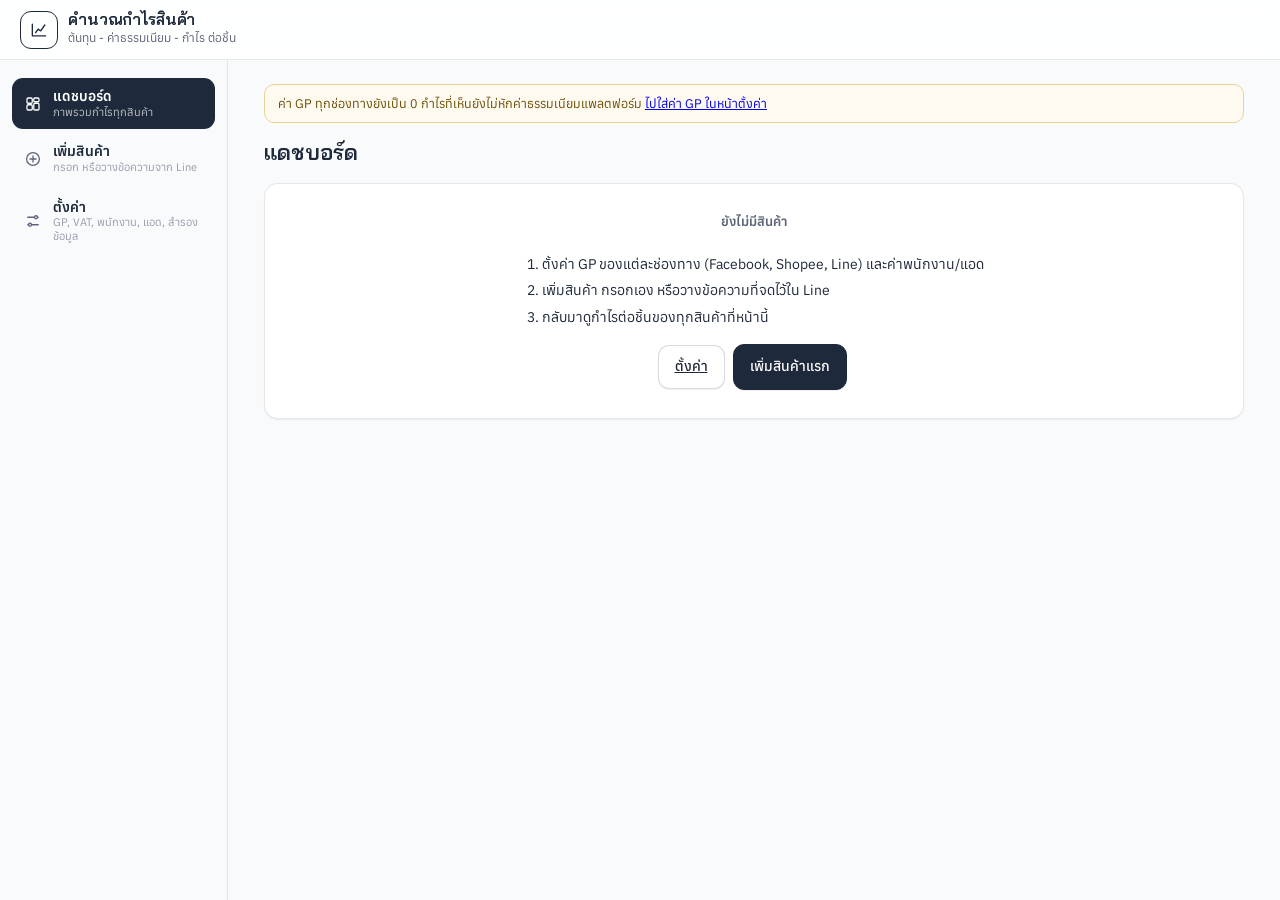
<file: index.html>
<!doctype html>
<html lang="th">
<head>
<meta charset="utf-8">
<meta name="viewport" content="width=device-width, initial-scale=1">
<title>คำนวณกำไรสินค้า</title>
<link rel="preconnect" href="https://fonts.googleapis.com">
<link href="https://fonts.googleapis.com/css2?family=Anuphan:wght@400;500;600&family=Bai+Jamjuree:wght@500;600;700&display=swap" rel="stylesheet">
<link rel="stylesheet" href="skin.css">
<link rel="stylesheet" href="app.css">
</head>
<body>
<header class="top">
  <div class="brand" style="margin:0">
    <div class="mark"><svg viewBox="0 0 24 24" fill="none" stroke="currentColor" stroke-width="1.6" stroke-linecap="round" stroke-linejoin="round"><path d="M4 19V5M4 19h16M8 15l3-4 3 2 5-7"/></svg></div>
    <div><div class="disp" style="font-weight:600;font-size:16px;line-height:1.1">คำนวณกำไรสินค้า</div><div class="small muted">ต้นทุน - ค่าธรรมเนียม - กำไร ต่อชิ้น</div></div>
  </div>
</header>
<div class="opshell">
  <nav class="opnav" id="nav"></nav>
  <main class="opmain" id="main"></main>
</div>
<div class="toast" id="toast"></div>

<script src="calc.js"></script>
<script src="parse.js"></script>
<script src="store.js"></script>
<script src="app.js"></script>
</body>
</html>
</file>
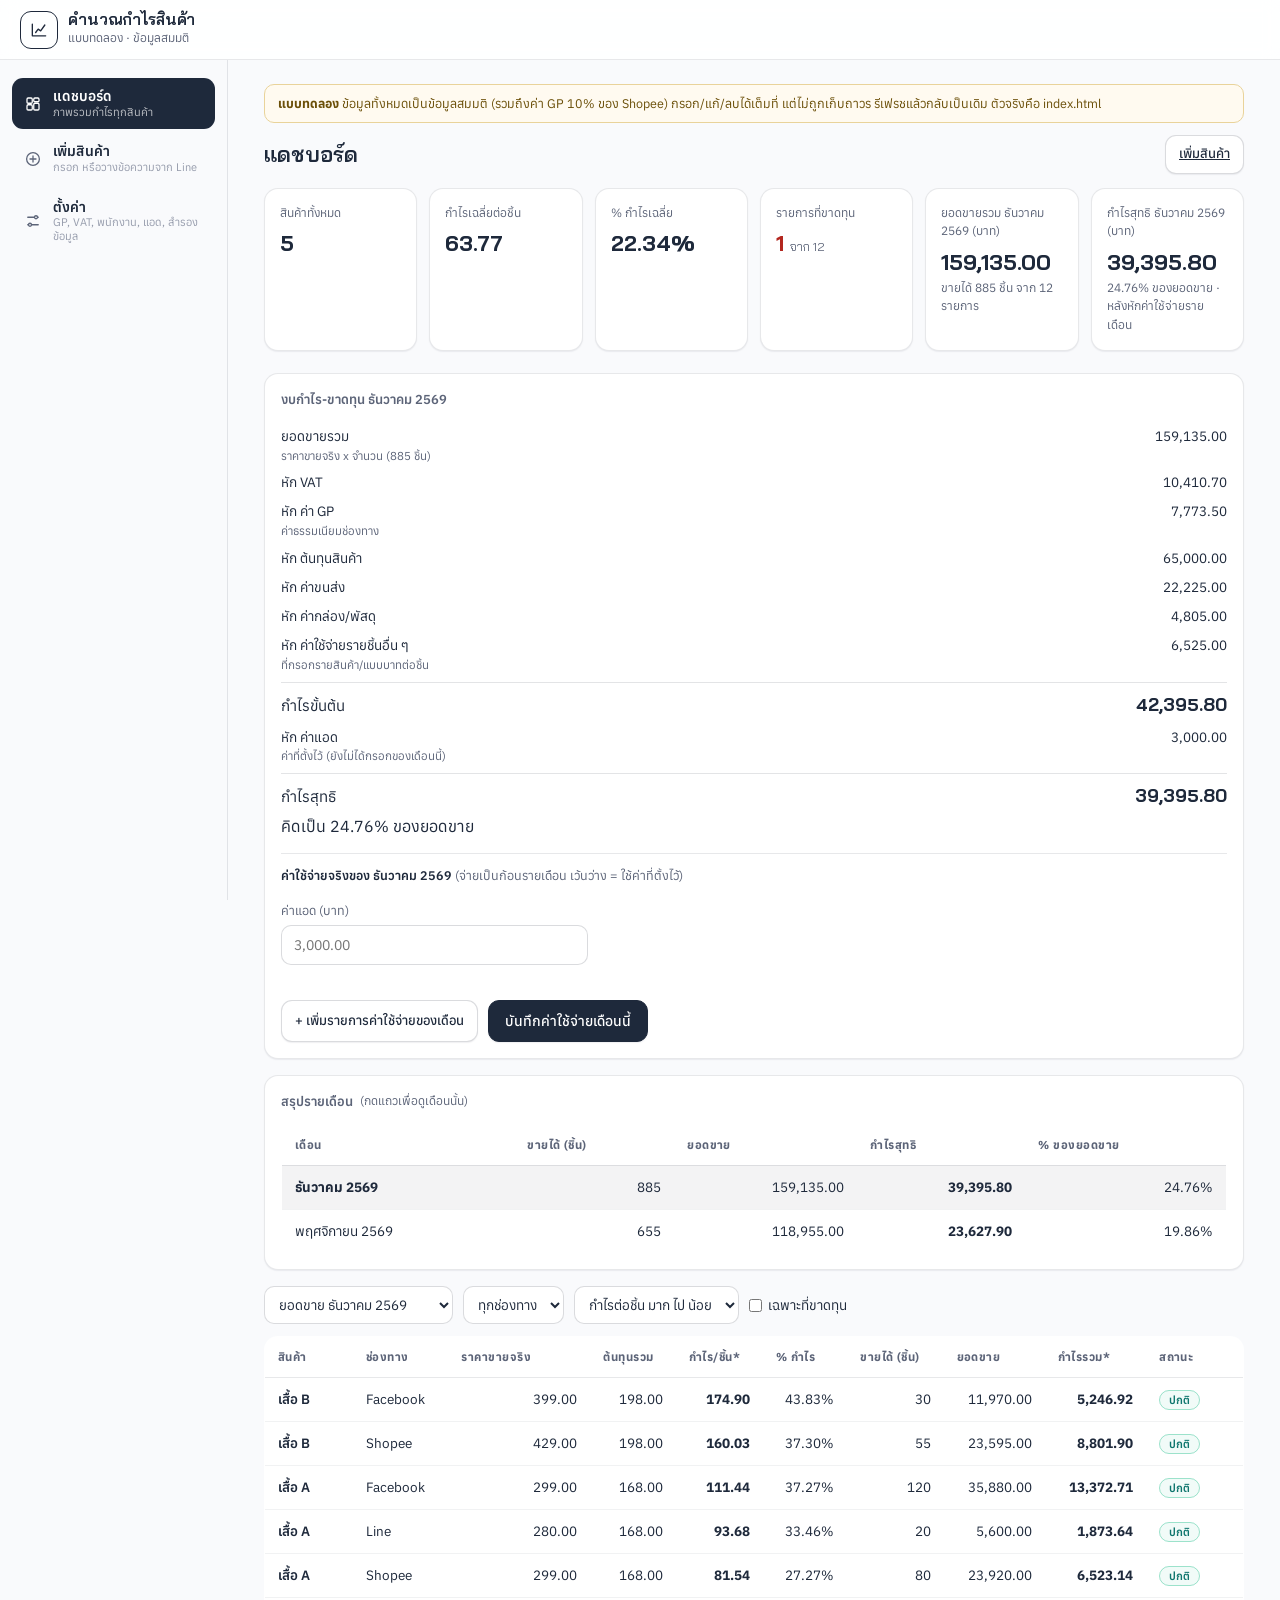
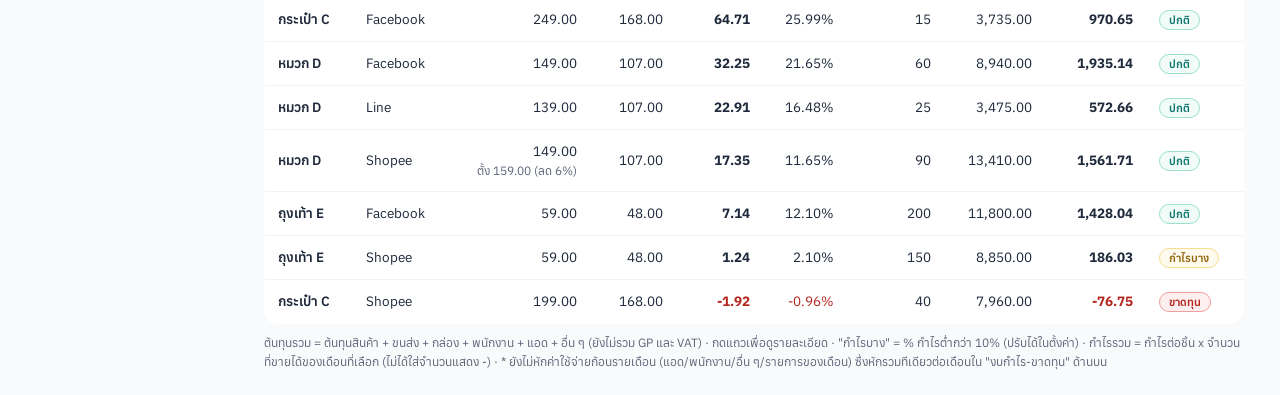
<file: showcase.html>
<!doctype html>
<html lang="th">
<head>
<meta charset="utf-8">
<meta name="viewport" content="width=device-width, initial-scale=1">
<title>คำนวณกำไรสินค้า (แบบทดลอง)</title>
<link rel="preconnect" href="https://fonts.googleapis.com">
<link href="https://fonts.googleapis.com/css2?family=Anuphan:wght@400;500;600&family=Bai+Jamjuree:wght@500;600;700&display=swap" rel="stylesheet">
<link rel="stylesheet" href="skin.css">
<link rel="stylesheet" href="app.css">
</head>
<body>
<!-- แบบทดลอง: แอปตัวจริง (calc.js / parse.js / store.js / app.js) ที่ใช้ข้อมูลสมมติในหน่วยความจำ ไม่แตะข้อมูลจริงของร้าน -->
<header class="top">
  <div class="brand" style="margin:0">
    <div class="mark"><svg viewBox="0 0 24 24" fill="none" stroke="currentColor" stroke-width="1.6" stroke-linecap="round" stroke-linejoin="round"><path d="M4 19V5M4 19h16M8 15l3-4 3 2 5-7"/></svg></div>
    <div><div class="disp" style="font-weight:600;font-size:16px;line-height:1.1">คำนวณกำไรสินค้า</div><div class="small muted">แบบทดลอง · ข้อมูลสมมติ</div></div>
  </div>
</header>
<div class="opshell">
  <nav class="opnav" id="nav"></nav>
  <main class="opmain" id="main"></main>
</div>
<div class="toast" id="toast"></div>

<script>
function ym(d) { var t = new Date(); t.setDate(1); t.setMonth(t.getMonth() + d); return t.getFullYear() + '-' + ('0' + (t.getMonth() + 1)).slice(-2); }
var M0 = ym(0), M1 = ym(-1); // เดือนนี้ และเดือนก่อน (ข้อมูลสมมติ)
window.COSTCALC_DEMO = {
  version: 1,
  settings: { vatOn: true, monthlyUnits: 150, thinMargin: 10,
    staff: { amount: 5, mode: 'perUnit' }, ads: { amount: 3000, mode: 'perMonth' }, other: { amount: 0, mode: 'perUnit' }, monthlyAsLump: true },
  channels: [{ id: 'fb', name: 'Facebook', gp: 0 }, { id: 'sp', name: 'Shopee', gp: 10 }, { id: 'ln', name: 'Line', gp: 0 }],
  products: [
    { id: 'p1', name: 'เสื้อ A', cost: 120, shipping: 35, box: 8, prices: { fb: 299, sp: 299, ln: 280 }, sold: { [M0]: { fb: 120, sp: 80, ln: 20 }, [M1]: { fb: 100, sp: 60, ln: 10 } } },
    { id: 'p2', name: 'เสื้อ B', cost: 150, shipping: 35, box: 8, prices: { fb: 399, sp: 429 }, sold: { [M0]: { fb: 30, sp: 55 }, [M1]: { fb: 20, sp: 40 } } },
    { id: 'p3', name: 'กระเป๋า C', cost: 120, shipping: 35, box: 8, prices: { fb: 249, sp: 199 }, sold: { [M0]: { fb: 15, sp: 40 }, [M1]: { fb: 10, sp: 30 } } },
    { id: 'p4', name: 'หมวก D', cost: 60, shipping: 25, box: 5, ads: 10, extras: [{ name: 'ค่าถุงซิป', amt: 2 }],
      prices: { fb: 149, sp: 159, ln: 139 }, actual: { sp: 149 }, sold: { [M0]: { fb: 60, sp: 90, ln: 25 }, [M1]: { fb: 50, sp: 70, ln: 15 } }, note: 'ซัพ X สีดำ' },
    { id: 'p5', name: 'ถุงเท้า E', cost: 25, shipping: 15, box: 3, prices: { fb: 59, sp: 59 }, sold: { [M0]: { fb: 200, sp: 150 }, [M1]: { fb: 150, sp: 100 } } }
  ],
  // ค่าใช้จ่ายจริงที่กรอกของเดือนก่อน (เดือนนี้ยังไม่กรอก ใช้ค่าแอดที่ตั้งไว้ 3,000 เป็นค่าเริ่มต้น)
  expenses: { [M1]: { ads: 5200, extras: [{ name: 'ค่าเช่าร้าน', amt: 3000 }] } }
};
</script>
<script src="calc.js"></script>
<script src="parse.js"></script>
<script src="store.js"></script>
<script src="app.js"></script>
</body>
</html>
</file>
<file: skin.css>
/* HomeOffice web app — chat-first · ลีนขาว (โทนเดียวกับ showcase) */
:root{
  --ink:30 41 59; --muted:92 100 120; --faint:150 156 172;
  --line:26 32 50; --surface:249 250 252; --card:255 255 255; --accent:71 85 105;
  --sh-sm:0 1px 2px rgb(26 32 50/.04),0 1px 1px rgb(26 32 50/.03);
  --sh-md:0 4px 14px -4px rgb(26 32 50/.09),0 2px 6px -2px rgb(26 32 50/.06);
}
*{box-sizing:border-box;margin:0;padding:0}
body{font-family:"Anuphan",system-ui,sans-serif;color:rgb(var(--ink));background:rgb(var(--surface));line-height:1.55;-webkit-font-smoothing:antialiased}
.disp{font-family:"Bai Jamjuree",sans-serif;letter-spacing:-.01em}
.num{font-variant-numeric:tabular-nums}
button,input,textarea,select{font-family:inherit}
.hidden{display:none!important}

/* auth */
.auth{min-height:100vh;display:grid;place-items:center;padding:24px;
  background-image:radial-gradient(1000px 400px at 85% -10%,rgb(37 99 235/.06),transparent 60%)}
.auth-card{width:100%;max-width:400px;background:rgb(var(--card));border:1px solid rgb(var(--line)/.1);border-radius:18px;box-shadow:var(--sh-md);padding:30px}
.brand{display:flex;align-items:center;gap:10px;margin-bottom:6px}
.mark{width:38px;height:38px;border:1.5px solid rgb(var(--ink));border-radius:11px;display:grid;place-items:center}
.tabs{display:flex;gap:6px;background:rgb(var(--line)/.04);padding:4px;border-radius:11px;margin:18px 0}
.tabs button{flex:1;border:none;background:transparent;padding:8px;border-radius:8px;font-size:14px;color:rgb(var(--muted));cursor:pointer}
.tabs button.on{background:rgb(var(--card));color:rgb(var(--ink));box-shadow:var(--sh-sm);font-weight:500}
label{display:block;font-size:12.5px;color:rgb(var(--muted));margin:12px 0 4px}
input,textarea{width:100%;border:1px solid rgb(var(--line)/.16);border-radius:10px;padding:10px 12px;font-size:14px;background:#fff;color:rgb(var(--ink))}
input:focus,textarea:focus{outline:none;border-color:rgb(var(--accent));box-shadow:0 0 0 3px rgb(37 99 235/.12)}
.btn{display:inline-flex;align-items:center;justify-content:center;gap:8px;border:1px solid rgb(var(--line)/.16);background:rgb(var(--card));color:rgb(var(--ink));padding:10px 16px;border-radius:11px;font-size:14px;font-weight:500;cursor:pointer;box-shadow:var(--sh-sm);transition:.15s}
.btn:hover{border-color:rgb(var(--ink)/.3)}
.btn-primary{display:inline-flex;align-items:center;justify-content:center;gap:8px;padding:11px 16px;border-radius:11px;font-size:14px;font-weight:500;cursor:pointer;box-shadow:var(--sh-sm);transition:.15s;background:rgb(var(--ink));color:#fff;border:1px solid rgb(var(--ink));width:100%;margin-top:18px}
.btn-primary:hover{background:rgb(var(--accent));border-color:rgb(var(--accent))}
.err{color:#b1453a;font-size:13px;margin-top:12px;min-height:18px}
.muted{color:rgb(var(--muted))}.small{font-size:12px}

/* app shell */
.app{display:grid;grid-template-columns:1fr 360px;grid-template-rows:auto 1fr;height:100vh}
.top{grid-column:1/-1;display:flex;align-items:center;gap:14px;padding:0 20px;height:60px;background:rgb(var(--card)/.85);backdrop-filter:blur(8px);border-bottom:1px solid rgb(var(--line)/.1)}
.top .sp{margin-left:auto}
.chip{display:inline-flex;align-items:center;gap:6px;font-size:12.5px;color:rgb(var(--muted));border:1px solid rgb(var(--line)/.14);padding:5px 11px;border-radius:9999px;background:rgb(var(--card))}
.icon-btn{width:38px;height:38px;border:1px solid rgb(var(--line)/.14);border-radius:10px;background:rgb(var(--card));cursor:pointer;display:grid;place-items:center;color:rgb(var(--ink))}

/* chat */
.chat{display:flex;flex-direction:column;min-height:0;border-right:1px solid rgb(var(--line)/.08)}
.thread{flex:1;overflow-y:auto;padding:24px;display:flex;flex-direction:column;gap:12px;max-width:760px;width:100%;margin:0 auto}
.bub{max-width:84%;padding:11px 15px;font-size:14.5px;border-radius:16px;white-space:pre-wrap}
.bub.u{align-self:flex-end;background:rgb(var(--ink));color:#fff;border-bottom-right-radius:6px}
.bub.a{align-self:flex-start;background:rgb(var(--card));border:1px solid rgb(var(--line)/.1);border-bottom-left-radius:6px;box-shadow:var(--sh-sm)}
.hello{text-align:center;color:rgb(var(--muted));margin:auto;max-width:420px}
.hello .ex{display:flex;flex-wrap:wrap;gap:8px;justify-content:center;margin-top:16px}
.hello .ex button{font-size:13px;border:1px solid rgb(var(--line)/.14);background:rgb(var(--card));padding:7px 13px;border-radius:9999px;cursor:pointer;color:rgb(var(--ink))}
.composer{padding:14px 24px 20px;border-top:1px solid rgb(var(--line)/.08)}
.composer form{max-width:760px;margin:0 auto;display:flex;gap:10px;align-items:flex-end;border:1.5px solid rgb(var(--line)/.14);border-radius:16px;background:#fff;padding:8px 8px 8px 14px;box-shadow:var(--sh-md)}
.composer form:focus-within{border-color:rgb(var(--accent));box-shadow:0 0 0 4px rgb(37 99 235/.1),var(--sh-md)}
.composer textarea{border:none;box-shadow:none;resize:none;flex:1;padding:6px 0;max-height:120px}
.composer textarea:focus{box-shadow:none}
.send{width:40px;height:40px;border-radius:11px;border:none;background:rgb(var(--ink));color:#fff;cursor:pointer;display:grid;place-items:center;flex-shrink:0}
.send:hover{background:rgb(var(--accent))}.send:disabled{opacity:.4;cursor:default}

/* panels */
.side{overflow-y:auto;padding:18px;display:flex;flex-direction:column;gap:14px;background:rgb(var(--surface))}
.card{background:rgb(var(--card));border:1px solid rgb(var(--line)/.1);border-radius:14px;box-shadow:var(--sh-sm);padding:16px}
.card h3{font-size:13px;color:rgb(var(--muted));font-weight:600;display:flex;align-items:center;gap:7px;margin-bottom:12px}
.kpi{display:flex;justify-content:space-between;align-items:baseline;padding:7px 0;border-top:1px solid rgb(var(--line)/.06)}
.kpi:first-of-type{border-top:none}
.kpi b{font-family:"Bai Jamjuree";font-weight:600}
.zone{font-size:11px;font-weight:600;padding:2px 9px;border-radius:9999px;border:1px solid;white-space:nowrap}
.zone.safe{color:#0f766e;border-color:rgb(16 185 129/.38);background:rgb(16 185 129/.06)}
.zone.warn{color:#92660b;border-color:rgb(234 179 8/.4);background:rgb(234 179 8/.07)}
.zone.info{color:#1e5fa8;border-color:rgb(59 130 246/.4);background:rgb(59 130 246/.07)}
.zone.gray{color:rgb(var(--muted));border-color:rgb(var(--line)/.2);background:rgb(var(--line)/.04)}
.zone.danger{color:#b3261e;border-color:rgb(220 38 38/.4);background:rgb(220 38 38/.07)}
.dstat{flex:1;min-width:120px;background:rgb(var(--card));border:1px solid rgb(var(--line)/.1);border-radius:12px;padding:12px 14px;box-shadow:var(--sh-sm)}
.dstat-n{font-family:"Bai Jamjuree";font-size:22px;font-weight:600;color:rgb(var(--ink))}
.dstat-l{font-size:12px;color:rgb(var(--muted));margin-top:2px}
.appr{border-top:1px solid rgb(var(--line)/.06);padding:11px 0}
.appr:first-of-type{border-top:none}
.appr .row{display:flex;gap:6px;margin-top:8px}
.appr .row button{flex:1;font-size:12.5px;padding:6px;border-radius:8px;border:1px solid rgb(var(--line)/.14);background:#fff;cursor:pointer}
.appr .row .ok{background:rgb(var(--ink));color:#fff;border-color:rgb(var(--ink))}
.empty{font-size:13px;color:rgb(var(--faint));text-align:center;padding:8px}

.toast{position:fixed;left:50%;bottom:24px;transform:translateX(-50%) translateY(12px);background:rgb(var(--ink));color:#fff;font-size:14px;padding:11px 18px;border-radius:12px;opacity:0;pointer-events:none;transition:.25s;z-index:90;box-shadow:0 10px 30px rgb(26 32 50/.22)}
.toast.show{opacity:1;transform:translateX(-50%) translateY(0)}
@media(max-width:860px){.app{grid-template-columns:1fr}.side{display:none}}

/* operator dashboard */
.dash{max-width:1100px;margin:0 auto;padding:24px}
/* shell: sidebar เมนู + เนื้อหา */
.opshell{display:grid;grid-template-columns:228px 1fr;align-items:start;max-width:1760px;margin:0;width:100%}
.opnav{position:sticky;top:60px;align-self:start;padding:18px 12px;display:flex;flex-direction:column;gap:4px;border-right:1px solid rgb(var(--line)/.1);height:calc(100vh - 60px);overflow-y:auto}
.opnav-item{display:flex;align-items:center;gap:11px;width:100%;text-align:left;border:none;background:transparent;padding:10px 12px;border-radius:11px;cursor:pointer;color:rgb(var(--muted));transition:.12s;text-decoration:none}
.opnav-item span{display:flex;flex-direction:column;line-height:1.25;min-width:0}
.opnav-item b{font-size:14px;font-weight:600;color:rgb(var(--ink))}
.opnav-item small{font-size:11px;color:rgb(var(--faint))}
.opnav-item:hover{background:rgb(var(--line)/.05)}
.opnav-item.on{background:rgb(var(--ink));}
.opnav-item.on b,.opnav-item.on small,.opnav-item.on i{color:#fff}
.opnav-item.on small{opacity:.7}
.opmain{padding:24px 36px;min-width:0;max-width:100%}
.opmain .sec-h:first-child{margin-top:4px}
.ca-row[data-rgo]:hover{background:rgb(var(--line)/.05)}
.hint{font-size:12.5px;color:rgb(var(--muted));background:rgb(var(--line)/.04);border:1px solid rgb(var(--line)/.08);border-radius:10px;padding:9px 13px;margin-bottom:12px}
@media(max-width:760px){
  .opshell{grid-template-columns:1fr}
  .opnav{position:static;flex-direction:row;flex-wrap:wrap;height:auto;border-right:none;border-bottom:1px solid rgb(var(--line)/.1);padding:10px}
  .opnav-item{width:auto;flex:1;min-width:120px;justify-content:center}
  .opnav-item small{display:none}
  .opmain{padding:18px 24px}
  /* มือถือ: ตารางกว้างเกินจอ → เลื่อนแนวนอนแทนล้น (ครอบทุก .tbl ทั้งระบบ — งานวันนี้/รายชื่อ/รายงาน) */
  table.tbl{display:block;overflow-x:auto;-webkit-overflow-scrolling:touch;white-space:nowrap}
}
.cards{display:grid;grid-template-columns:repeat(auto-fit,minmax(150px,1fr));gap:12px;margin-bottom:22px}
.stat{background:rgb(var(--card));border:1px solid rgb(var(--line)/.1);border-radius:14px;padding:15px;box-shadow:var(--sh-sm)}
.stat .t{font-size:12px;color:rgb(var(--muted))}
.stat .v{font-family:"Bai Jamjuree";font-weight:700;font-size:22px;margin-top:4px}
table.tbl{width:100%;border-collapse:collapse;font-size:13.5px;background:rgb(var(--card));border:1px solid rgb(var(--line)/.1);border-radius:14px;overflow:hidden}
table.tbl th{text-align:left;font-size:11.5px;text-transform:uppercase;letter-spacing:.04em;color:rgb(var(--muted));padding:11px 13px;border-bottom:1px solid rgb(var(--line)/.1)}
table.tbl td{padding:11px 13px;border-bottom:1px solid rgb(var(--line)/.06)}
table.tbl tr:last-child td{border-bottom:none}
.mini{font-size:12px;padding:5px 11px;border-radius:8px;border:1px solid rgb(var(--line)/.16);background:#fff;cursor:pointer;color:rgb(var(--ink))}
.mini:hover{border-color:rgb(var(--ink)/.3)}
.sec-h{font-family:"Bai Jamjuree";font-weight:600;font-size:16px;margin:24px 0 10px}
/* ปุ่ม mini ในตารางไม่ตัดบรรทัด */
.tbl .mini{white-space:nowrap}
/* ตารางผู้เข้าอบรม — ปุ่มขนาดเท่า ๆ กัน (กว้างขั้นต่ำ + จัดกลาง) */
#wsBody .mini{min-width:68px;text-align:center;box-sizing:border-box}
#wsBody td>div{align-items:center}
/* เมนู "จัดการ" แบบ dropdown ลอยบน body */
.rowmenu-btn{white-space:nowrap}
.rowmenu-pop{position:fixed;z-index:1000;background:#fff;border:1px solid rgb(var(--line)/.14);border-radius:11px;box-shadow:0 16px 36px -10px rgb(26 32 50/.3);padding:6px;min-width:184px;display:flex;flex-direction:column;gap:2px}
.rowmenu-pop .rmi{display:block;width:100%;text-align:left;padding:9px 13px;border:0;background:none;border-radius:8px;font-size:14px;cursor:pointer;color:rgb(var(--ink));white-space:nowrap}
.rowmenu-pop .rmi:hover{background:rgb(109 40 217/.08)}
.rowmenu-pop .rmi.danger{color:#dc2626}
.rowmenu-pop .rmi.danger:hover{background:#fef2f2}
.rowmenu-pop .rmi-h{font-size:10.5px;font-weight:700;text-transform:uppercase;letter-spacing:.04em;color:rgb(var(--faint));padding:6px 13px 4px}
.rowmenu-pop .rmi-h2{border-top:1px solid rgb(var(--line)/.1);margin-top:4px;padding-top:8px}
/* ── มือถือ: ตารางผู้เข้าอบรม → การ์ดต่อคน (อ่าน/กดง่าย) ── */
@media(max-width:640px){
  #wsBody{overflow-x:visible}
  #wsBody table.tbl{min-width:0!important;width:100%;border:0}
  #wsBody thead{display:none}
  #wsBody tbody tr{display:block;border:1px solid rgb(var(--line)/.16);border-radius:12px;padding:9px 12px;margin-bottom:10px;background:#fff;box-shadow:var(--sh-sm)}
  #wsBody td{display:flex;justify-content:space-between;align-items:center;gap:12px;border:0!important;padding:5px 0!important;white-space:normal!important;text-align:right}
  #wsBody td::before{content:attr(data-label);font-size:12.5px;color:rgb(var(--muted));font-weight:600;flex:none;text-align:left}
  #wsBody td[data-label="ผู้เข้าอบรม"]{justify-content:flex-start;font-size:15.5px;border-bottom:1px solid rgb(var(--line)/.1)!important;padding-bottom:8px!important;margin-bottom:4px}
  #wsBody td[data-label="ผู้เข้าอบรม"]::before{display:none}
  #wsBody .mini{min-width:0}
  /* ลดขอบจอตารางอื่น */
  .tbl th,.tbl td{padding-left:8px;padding-right:8px}
}

/* ตรวจข้อมูลใบกำกับภาษี (firmTaxVerify) */
.tvStrip{display:grid;grid-template-columns:repeat(auto-fit,minmax(150px,1fr));gap:10px}
.tvStat{background:#fff;border:1px solid rgb(var(--line)/.10);border-radius:12px;padding:12px 14px;display:flex;flex-direction:column;gap:1px;cursor:pointer;transition:border-color .14s}
.tvStat:hover{border-color:rgb(var(--line)/.28)}
.tvStat b{font-family:"Bai Jamjuree";font-size:24px;font-weight:600;font-variant-numeric:tabular-nums;line-height:1.2}
.tvStat span{font-size:12.5px;color:#90909b}
.tvItem{border:1px solid rgb(var(--line)/.10);border-radius:12px;background:#fff;margin-bottom:8px;overflow:hidden}
.tvHead{display:grid;grid-template-columns:18px 1fr 150px 190px 110px;gap:12px;align-items:center;padding:12px 15px;cursor:pointer}
.tvChk{width:16px;height:16px;cursor:pointer;accent-color:#e1568f}
.tvSelAll{display:flex;align-items:center;gap:8px;padding:6px 2px 10px;cursor:pointer}
.tvSelAll input{width:16px;height:16px;accent-color:#e1568f;cursor:pointer}
/* แถบสั่งงานหลายรายการ — เกาะบนสุดของลิสต์เวลาเลื่อน */
.tvBulk{position:sticky;top:8px;z-index:5;display:flex;flex-wrap:wrap;gap:8px;align-items:center;
  background:#fdf2f7;border:1px solid rgb(225 86 143/.32);border-radius:10px;padding:9px 13px;margin-bottom:10px;
  box-shadow:0 4px 14px -6px rgb(26 32 50/.18)}
.tvBulk b{margin-right:4px;font-size:13.5px}
.tvBulk .mini[disabled]{opacity:.45;cursor:not-allowed}
.tvHead:hover{background:rgb(var(--line)/.03)}
.tvDet{padding:0 15px 15px;border-top:1px solid rgb(var(--line)/.07)}
.tvCols{display:grid;grid-template-columns:1fr 1fr;gap:12px;margin-top:13px}
.tvCol{border:1px solid rgb(var(--line)/.10);border-radius:10px;padding:12px 14px;font-size:13.5px}
.tvCol h4{margin:0;font-size:11px;letter-spacing:.07em;text-transform:uppercase;color:#90909b;font-weight:600}
.tvVerdict{margin-top:11px;font-size:13px;line-height:1.55;padding:10px 12px;border-radius:9px;background:rgb(var(--line)/.035);border:1px solid rgb(var(--line)/.08)}
.tvVerdict.tvOk{background:#f0fdf4;border-color:#86efac}
@media(max-width:820px){.tvHead{grid-template-columns:1fr;gap:5px}.tvCols{grid-template-columns:1fr}}

/* ✓ verified หน้าชื่อลูกค้า — วงกลมเขียวเล็ก บอกว่าตรงกับทะเบียนราชการ */
.tvTick{display:inline-flex;align-items:center;justify-content:center;width:15px;height:15px;border-radius:99px;
  background:#16985f;color:#fff;font-size:9.5px;font-weight:700;line-height:1;margin-right:5px;vertical-align:1px;
  flex:none;cursor:default;user-select:none}

/* การ์ดสรุปในหน้าตรวจสอบชื่อนิติบุคคล — แถบสีซ้ายบอกความเร่งด่วน */
.tvStat{border-left:3px solid transparent}
.tvStat.tvBad{border-left-color:#dc2626}
.tvStat.tvWarn{border-left-color:#eab308}
.tvStat.tvOkS{border-left-color:#16985f}
.tvStat.tvBad b{color:#b3261e}

/* ตารางลูกค้าทั้งหมด — กันหัวคอลัมน์/สถานะสั้น ๆ ตกบรรทัด (ตารางเลื่อนแนวนอนได้อยู่แล้ว) */
.fbTbl th{white-space:nowrap}
.fbTbl td:nth-child(4),.fbTbl td:nth-child(7){white-space:nowrap}
</file>
<file: app.css>
/* app.css - ส่วนเสริมของ skin.css (house-style) สำหรับหน้าเครื่องมือคำนวณกำไร */
body{min-height:100vh}
.top{position:sticky;top:0;z-index:20}
.top .mark svg{width:20px;height:20px}
.opnav-item i{display:grid;place-items:center;color:rgb(var(--muted))}
.opnav-item i svg{width:18px;height:18px}
.opmain{max-width:1100px}
.r{text-align:right}
.neg{color:#b3261e}
.pos{color:#0f766e}
.pagehead{display:flex;align-items:center;gap:12px;flex-wrap:wrap;margin:4px 0 14px}
.pagehead h1{font-family:"Bai Jamjuree";font-size:22px;font-weight:600}
.pagehead .sp{margin-left:auto;display:flex;gap:8px;flex-wrap:wrap}
.back{border:none;background:none;color:rgb(var(--muted));cursor:pointer;font-size:13.5px;padding:4px 0;display:inline-flex;gap:6px;align-items:center;text-decoration:none}
.back:hover{color:rgb(var(--ink))}
.filters{display:flex;gap:10px;flex-wrap:wrap;align-items:center;margin-bottom:12px}
.psel{border:1px solid rgb(var(--line)/.16);border-radius:10px;padding:8px 10px;font-size:13.5px;background:#fff;color:rgb(var(--ink));max-width:100%}
.filters select{border:1px solid rgb(var(--line)/.16);border-radius:10px;padding:8px 10px;font-size:13.5px;background:#fff;color:rgb(var(--ink))}
.filters label.ck,label.ck{display:inline-flex;align-items:center;gap:6px;margin:0;font-size:13.5px;color:rgb(var(--ink))}
.filters label.ck input,label.ck input{width:auto}
tbody tr[data-go],tbody tr[data-pgo]{cursor:pointer}
tbody tr[data-go]:hover td,tbody tr[data-pgo]:hover td{background:rgb(var(--line)/.035)}
td a.plink{color:rgb(var(--ink));font-weight:600;text-decoration:none}
td a.plink:hover{text-decoration:underline}
.grid2{display:grid;grid-template-columns:1fr 1fr;gap:18px;align-items:start}
.field-row{display:grid;grid-template-columns:1fr 1fr;gap:12px}
.field-row.three{grid-template-columns:repeat(3,1fr)}
.miss{border-color:#d9a21b!important;background:#fffaf0}
.fe{color:#b3261e;font-size:12px;min-height:16px;margin-top:3px}
.fn{color:#92660b;font-size:12px;margin-top:3px}
input.bad{border-color:#b3261e;background:#fff7f6}
.btn-row{display:flex;gap:10px;flex-wrap:wrap;margin-top:16px}
.btn-row .btn-primary{width:auto;margin-top:0}
.btn-sm{padding:8px 13px;font-size:13px}
.btn-danger{color:#b3261e}
.imgbox{border:1.5px dashed rgb(var(--line)/.2);border-radius:12px;padding:14px;text-align:center;color:rgb(var(--muted));font-size:13px;margin-top:6px}
.imgbox img{max-width:100%;max-height:260px;border-radius:8px;display:block;margin:8px auto 0}
.imgbox input{border:none;padding:0}
.res{border-top:1px solid rgb(var(--line)/.07);padding:12px 0}
.res:first-of-type{border-top:none}
.res .h{display:flex;justify-content:space-between;align-items:center;gap:8px;font-weight:600;font-size:14px}
.res .big{font-family:"Bai Jamjuree";font-size:24px;font-weight:700;margin-top:4px}
.res .sub{font-size:12.5px;color:rgb(var(--muted));margin-top:2px}
.tabs2{display:flex;gap:6px;margin:6px 0 14px;flex-wrap:wrap}
.tabs2 a{border:1px solid rgb(var(--line)/.14);background:#fff;border-radius:9999px;padding:6px 14px;font-size:13.5px;cursor:pointer;color:rgb(var(--muted));text-decoration:none}
.tabs2 a.on{background:rgb(var(--ink));color:#fff;border-color:rgb(var(--ink))}
.bk{display:grid;grid-template-columns:170px 1fr 90px 60px;gap:10px;align-items:center;padding:7px 0;border-top:1px solid rgb(var(--line)/.06);font-size:13.5px}
.bk:first-of-type{border-top:none}
.bk .bar{height:9px;border-radius:9999px;background:rgb(var(--line)/.06);overflow:hidden}
.bk .bar span{display:block;height:100%;background:rgb(var(--accent)/.55);border-radius:9999px}
.bk.profit .bar span{background:#16985f}
.bk.loss .bar span{background:#dc2626}
.bk.total{font-weight:600}
.bk .pct{color:rgb(var(--muted));font-size:12.5px}
.kv{display:grid;grid-template-columns:repeat(auto-fit,minmax(130px,1fr));gap:10px}
.kv div{background:rgb(var(--line)/.035);border-radius:10px;padding:9px 12px;font-size:12.5px;color:rgb(var(--muted))}
.kv b{display:block;font-family:"Bai Jamjuree";font-size:17px;color:rgb(var(--ink));font-weight:600}
.chrow{display:grid;grid-template-columns:1fr 130px auto;gap:10px;align-items:start;padding:8px 0;border-top:1px solid rgb(var(--line)/.06)}
.chrow:first-of-type{border-top:none}
.unit{position:relative}
.unit input{padding-right:30px}
.unit span{position:absolute;right:11px;top:10px;color:rgb(var(--muted));font-size:14px}
.setrow{display:grid;grid-template-columns:1fr 130px 150px;gap:10px;align-items:start;padding:8px 0;border-top:1px solid rgb(var(--line)/.06)}
.setrow:first-of-type{border-top:none}
.setrow .lab{padding-top:10px}
.setrow select{border:1px solid rgb(var(--line)/.16);border-radius:10px;padding:10px;font-size:14px;background:#fff;color:rgb(var(--ink));width:100%}
.exrow{display:grid;grid-template-columns:1fr 130px auto;gap:10px;align-items:start;margin-top:8px}
.savebar{display:flex;align-items:center;gap:12px;flex-wrap:wrap;margin-top:18px;position:sticky;bottom:0;background:rgb(var(--surface));padding:12px 0}
.savebar .btn-primary{width:auto;margin-top:0;padding:11px 26px}
.dirty{font-size:13px;color:#92660b}
.saved{font-size:13px;color:#0f766e}
.warn{background:#fffaf0;border-color:#e9d39a;color:#6b4f08}
.bad-box{background:#fff7f6;border-color:#e8b4ae;color:#8a2a21}
.pastemsg{font-size:12.5px;margin-top:8px;line-height:1.6}
.steps{margin:6px 0 0 18px;font-size:14px;line-height:1.9}
.empty-big{text-align:center;padding:28px 12px}
.empty-big p{margin:6px 0 14px;color:rgb(var(--muted));font-size:14px}
.empty-big .btn-primary{width:auto;margin:0 4px}
.card.sticky{position:sticky;top:76px}
/* ผลลัพธ์สดแบบรายการแนวตั้ง */
.lvt{font-size:12px;font-weight:600;color:rgb(var(--muted));margin:12px 0 2px}
.lv{display:flex;justify-content:space-between;align-items:baseline;gap:12px;padding:4px 0;font-size:13.5px}
.lv small{display:block;color:rgb(var(--muted));font-size:11.5px;font-weight:400}
.lv .num{text-align:right;white-space:nowrap}
.lv.total{border-top:1px solid rgb(var(--line)/.12);margin-top:4px;padding-top:8px;font-size:15px}
.lv.total b{font-family:"Bai Jamjuree";font-size:18px}
.res .sub{margin-top:6px}
.lwarn{background:#fff7f6;border:1px solid #e8b4ae;color:#8a2a21;border-radius:10px;padding:9px 12px;font-size:13px;margin-top:10px;line-height:1.55}
@media(max-width:900px){.grid2{grid-template-columns:1fr}.card.sticky{position:static}}
@media(max-width:560px){
  .opmain{padding:16px}
  .field-row.three{grid-template-columns:1fr}
  .bk{grid-template-columns:120px 1fr 76px}
  .bk .pct{display:none}
  .chrow,.exrow{grid-template-columns:1fr 100px auto}
  .setrow{grid-template-columns:1fr 1fr}
  .setrow .lab{grid-column:1/-1;padding-top:0}
  .top .chip{display:none}
  .hm{display:none}
  table.tbl{font-size:12.5px}
  .tbl th,.tbl td{padding:9px 6px!important}
  .tbl .zone{font-size:10.5px;padding:2px 7px}
}
</file>
